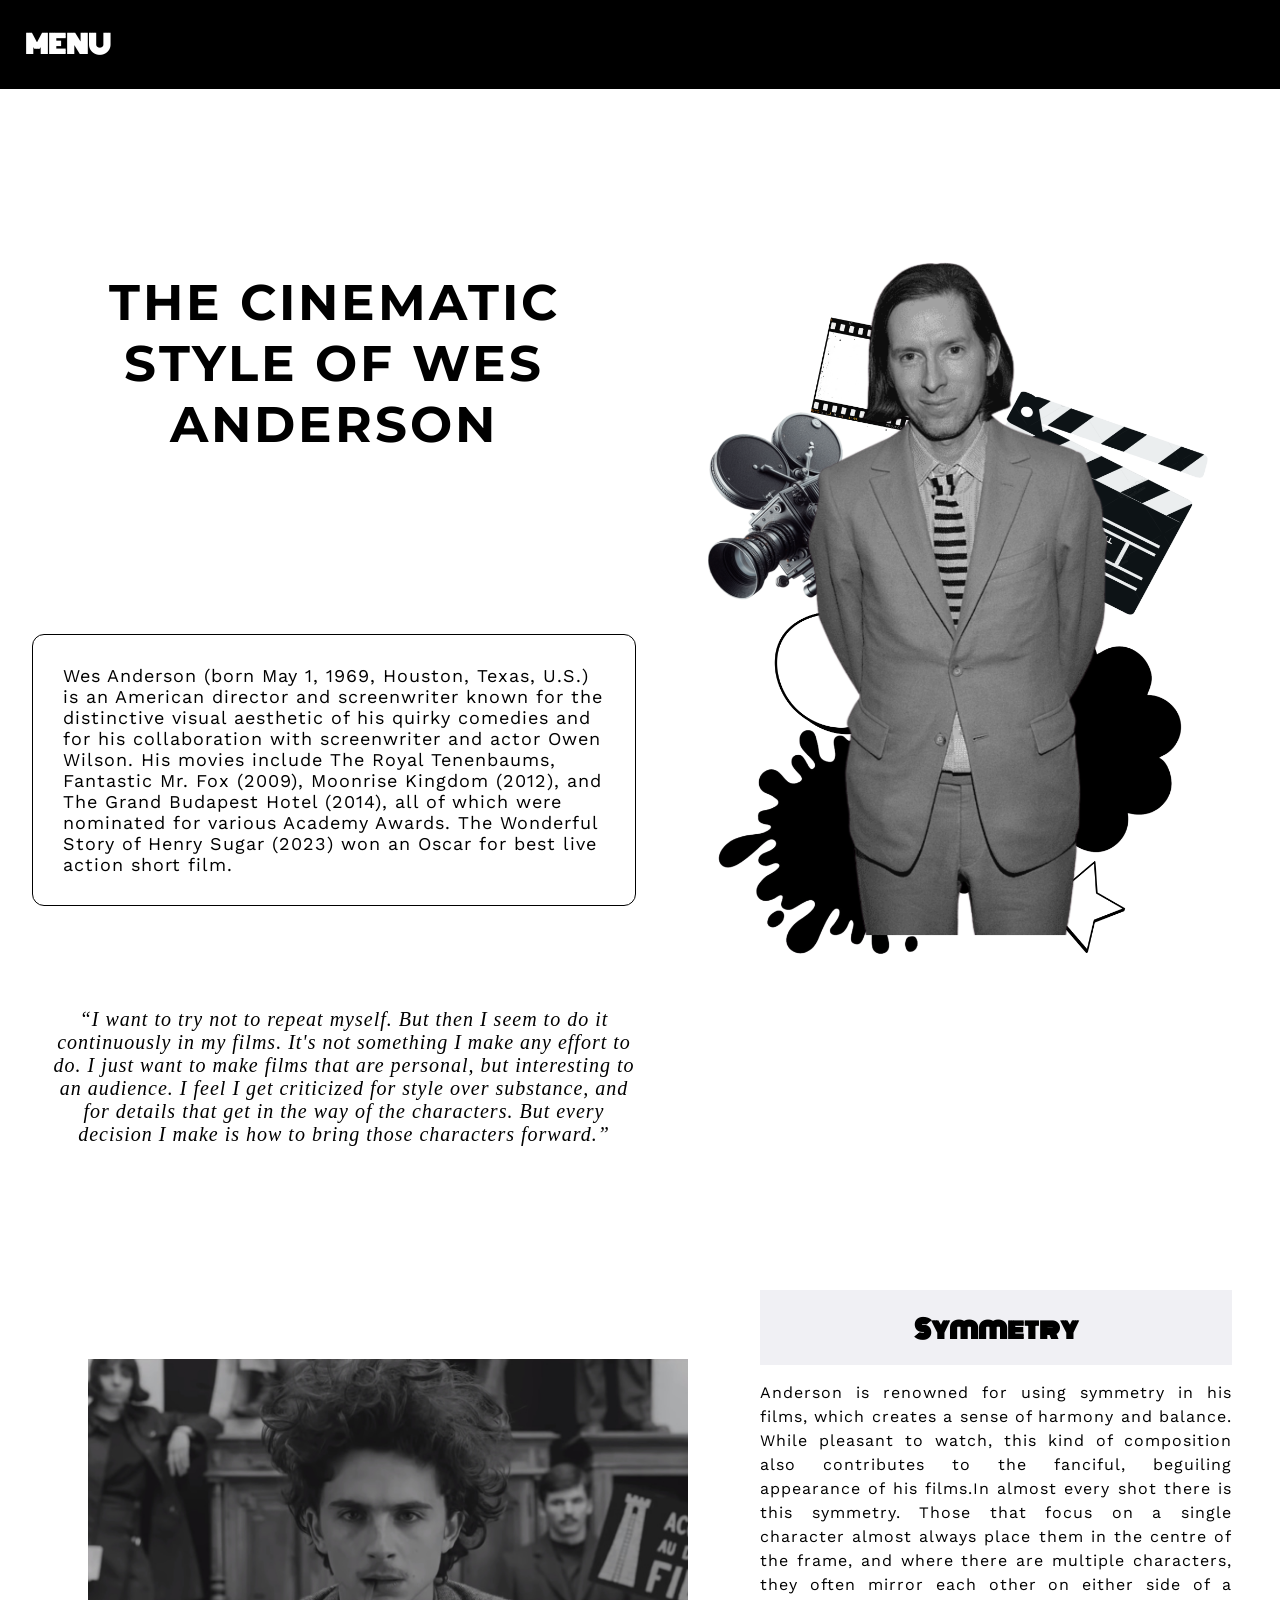
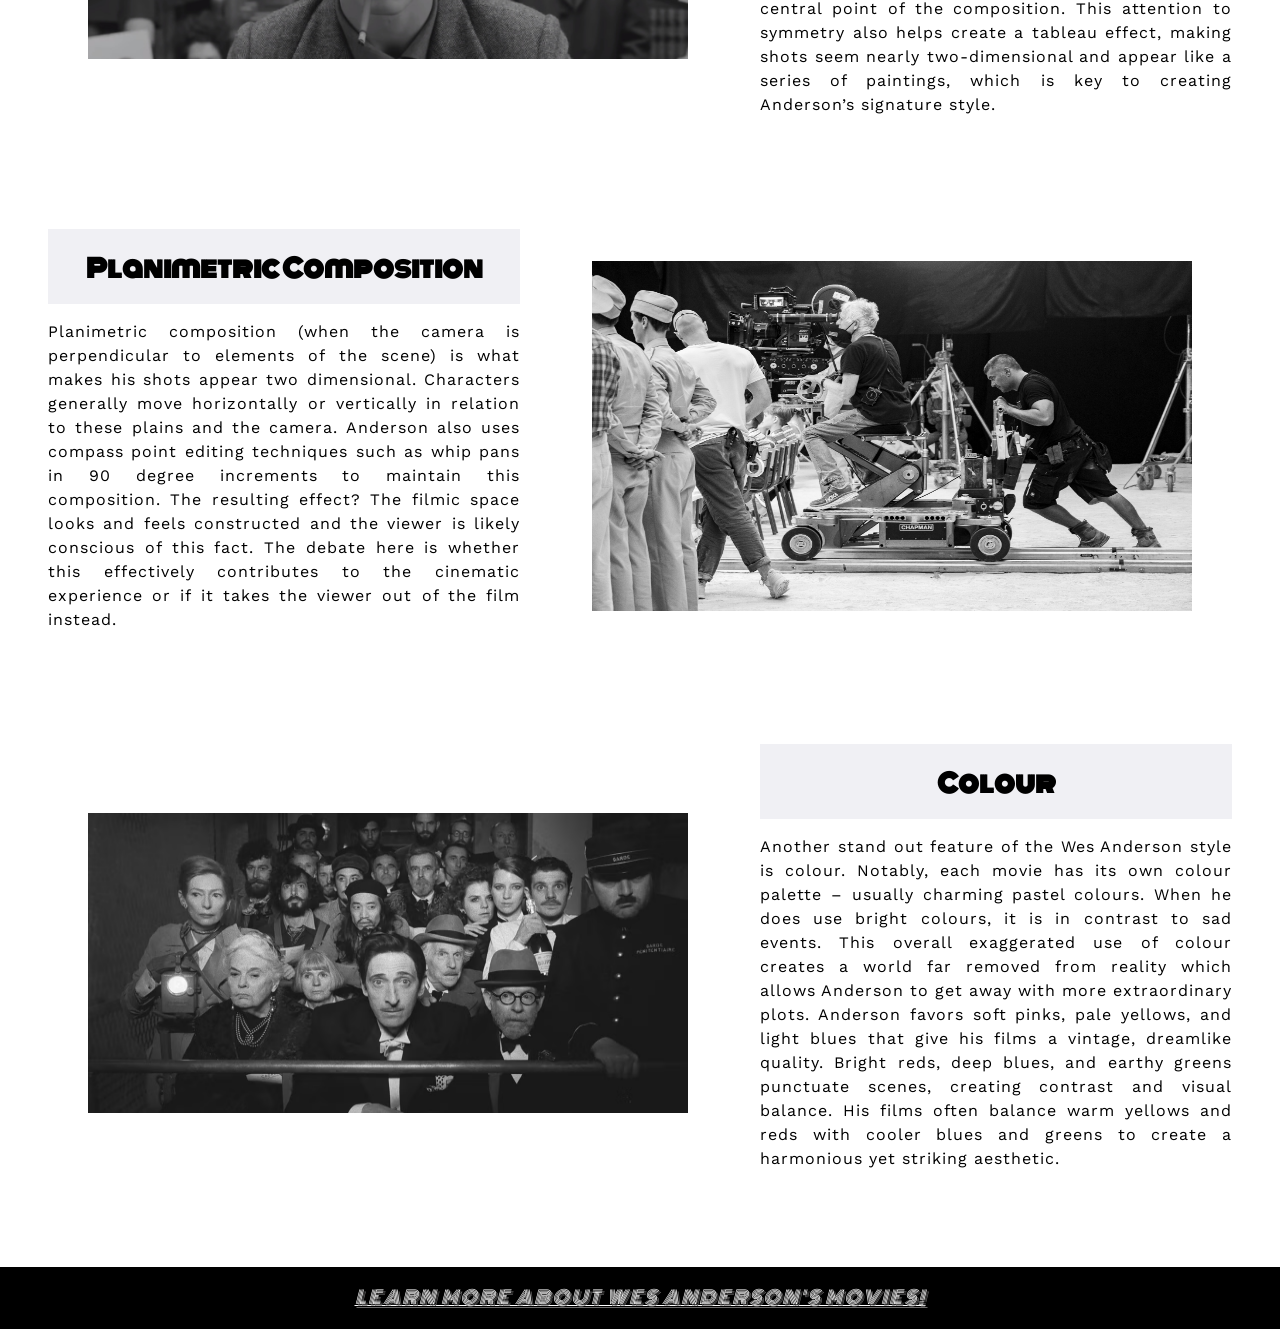
<file: index.html>
<!DOCTYPE html>
<html>
<head>
   <meta charset="UTF-8">
  <meta name="viewport" content="width=device-width, initial-scale=1.0">
   <title>Wes Anderson Cinematography</title>
   <link rel="stylesheet" href="css/index.css" type="text/css">
</head>
<body>
  <header>
    <div class="dropdown">
  <button class="dropbtn"><b>MENU</b></button>
  <div class="dropdown-content">
    <a href="iod.html">Isle of Dogs</a>
    <a href="ac.html">Asteroid City</a>
    <a href="gbh.html">The Grand Budapest Hotel</a>
    <a href="fmf.html">Fantastic Mr. Fox</a>
  </div>
    </div>
  </header>
  <main>
    <h1>The Cinematic Style of Wes Anderson</h1>
    
    <article>Wes Anderson (born May 1, 1969, Houston, Texas, U.S.) is an American director and screenwriter known for the distinctive visual aesthetic of his quirky comedies and for his collaboration with screenwriter and actor Owen Wilson. His movies include The Royal Tenenbaums, Fantastic Mr. Fox (2009), Moonrise Kingdom (2012), and The Grand Budapest Hotel (2014), all of which were nominated for various Academy Awards. The Wonderful Story of Henry Sugar (2023) won an Oscar for best live action short film.</article>
    <aside><q>I want to try not to repeat myself. But then I seem to do it continuously in my films. It's not something I make any effort to do. I just want to make films that are personal, but interesting to an audience. I feel I get criticized for style over substance, and for details that get in the way of the characters. But every decision I make is how to bring those characters forward.</q></aside>
    <section>
           <figure>
    <img src="images/wescollage.png"  width="500" height="720" alt="Wes Anderson portrait">
</figure>
    </section>
      </main>
     <div id="casete">
    <div class="caseta1">
      <figure><img src="images/cine2.jpeg" width="600" height="300" alt="Symmetry"></figure>
      <div id="text1">
        <h2>Symmetry</h2>
      <p>Anderson is renowned for using symmetry in his films, which creates a sense of harmony and balance. While pleasant to watch, this kind of composition also contributes to the fanciful, beguiling appearance of his films.In almost every shot there is this symmetry. Those that focus on a single character almost always place them in the centre of the frame, and where there are multiple characters, they often mirror each other on either side of a central point of the composition. This attention to symmetry also helps create a tableau effect, making shots seem nearly two-dimensional and appear like a series of paintings, which is key to creating Anderson’s signature style.</p>
  </div>
    </div>
    <div class="caseta2">
      <div id="text2"><h2>Planimetric Composition</h2>
      <p>Planimetric composition (when the camera is perpendicular to elements of the scene) is what makes his shots appear two dimensional. Characters generally move horizontally or vertically in relation to these plains and the camera. Anderson also uses compass point editing techniques such as whip pans in 90 degree increments to maintain this composition. The resulting effect? The filmic space looks and feels constructed and the viewer is likely conscious of this fact. The debate here is whether this effectively contributes to the cinematic experience or if it takes the viewer out of the film instead.</p>
      </div>
      <figure><img src="images/cine1.jpg" width="600" height="350" alt="Composition"></figure>
      
    </div>
    <div class="caseta3">
      <figure><img src="images/cine3.jpeg" width="600" height="300" alt="Colour"></figure>
       <div id="text3"><h2>Colour</h2>
      <p>Another stand out feature of the Wes Anderson style is colour. Notably, each movie has its own colour palette – usually charming pastel colours. When he does use bright colours, it is in contrast to sad events. This overall exaggerated use of colour creates a world far removed from reality which allows Anderson to get away with more extraordinary plots. Anderson favors soft pinks, pale yellows, and light blues that give his films a vintage, dreamlike quality. Bright reds, deep blues, and earthy greens punctuate scenes, creating contrast and visual balance. His films often balance warm yellows and reds with cooler blues and greens to create a harmonious yet striking aesthetic.</p>
        </div>
    </div>
  </div>
  <footer><a href="https://youtu.be/NEOvfStFSvM">Learn more about Wes Anderson's movies!</a></footer>
 <div id="form-container" style="display: none;">
        <h2>FEEDBACK</h2>
        <form id="movie-form" action="Cinema" method="post" target="_self">   
                <div class="form-group">
                    <label for="nume">Full name:</label>
                    <!-- input text -->
                    <input type="text" id="nume" name="nume" minlength="3" maxlength="30" required> 
                </div>
                <div class="form-group">
                    <label for="data-nasterii">Birthdate:</label>
                    <!-- input date  -->
                    <input type="date" id="data-nasterii" name="data-nasterii" 
                           min="1950-01-01" max="2025-01-01" required>
                </div>
                <div class="form-group">
                    <label for="rating">Rating</label>
                    <div>
                      <!-- input range -->
                        <input type="range" id="rating-slider" name="rating"
                               min="1" max="10" step="1" required>
                        <output for="rating-slider" id="rating-value">1</output>
                    </div>
                </div>
          

            <fieldset>
                <legend> Contact </legend>

                <div class="form-group">
                    <label for="email">Email:</label>
                    <input type="email" id="email" name="email" required>
                </div>

                <div class="form-group">
                    <label for="telefon">Phone number :</label>
                    <input type="tel" id="telefon" name="telefon"
                            pattern="[0-9]{10}" required>   
                </div>

    
            </fieldset>
                <div class="form-group textarea-group">
                    <label for="alte-detalii">Other mentions:</label>
                    <!-- textare -->
                    <textarea id="alte-detalii" name="alte-detalii" rows="3" maxlength="500" required></textarea>
                </div>


            <button type="submit" id="submit-button">Send feedback</button>

        </form>

        <div id="success-message" style="display: none;">
            <h3>Feedback received successfully! </h3>
        </div>
    </div>

<script src="proiect.js" defer></script>
</body>
</html>
</file>
<file: css/index.css>
@import url('https://fonts.googleapis.com/css2?family=Montserrat:wght@400;700&family=Monoton&display=swap&family=Work+Sans:wght@300;500&display=swap');

body {
  display: grid;
  min-height: 100vh;
  margin: 0;
  grid-template-rows: 1fr 5fr auto 0.3fr;
  grid-template-areas: "header"
			"main"
      "casete"
			"footer";
}
/* grid */
main {
  display:grid;
  grid-template-columns: 3fr 2fr; 
  grid-template-rows: 4fr 3fr 3fr ; 
  grid-template-areas:
    "h1     section"
    "article section"
    "aside   section";
  
  padding: 2em;
gap:2em;}
/* selector prin tag */
h1 { grid-area: h1;
  text-align:center;
  color: black;
   
   font-family: "Montserrat", sans-serif;
  text-transform: uppercase;
  letter-spacing: 3px;
  justify-content:center;
  font-size:50px;
  transform: scale(1.2), rotate(5deg);
  }
article {

  background: white;
   font-family: "Work Sans", sans-serif;
   color:black;
   letter-spacing:1px;
   border: 1px solid black;
   border-radius:12px;
   padding:30px;
   justify-content:center;
   font-size:18px;
     grid-area: article;
  
}
aside {
   background: white;
   font-family: "Garamond", serif;
   color:black;
   letter-spacing:1px;
   padding-top:50px;
   padding-bottom:50px;
   padding-left:20px;
   font-size:20px;
   font-style:italic;
   margin-top:20px;
   grid-area: aside;
   text-align:center;

}
section{ 
  margin: 0;      
  padding: 0;
  grid-area: section;
  align-self: start;
    transition:
    transform 0.5s ease,
    box-shadow 1s ease;
}
section:hover {
  transform:  scale(0.9);
  box-shadow:0 0 10px black;
  filter: brightness(1.05);
}

.dropbtn {
  background-color: black ;
  color: white ;
padding:25px;
  font-size: 25px;
  border: none;
 font-family: "Monoton", cursive;
}
/*menu dropdown*/
.dropdown {
  position: relative;
  display: inline-block;
   width :100%;
   background-color:black ;
}

.dropdown-content {
  display: none;
  position: absolute;
  background-color: #f1f1f1;
   font-family: "Work Sans", sans-serif;
  z-index: 1;
  left:0;
}

.dropdown-content a {
  color: black;
  padding: 12px 16px;
  text-decoration: none;
  display: block;
}

.dropdown-content a:hover {background-color: black;
                          color:white;}
/* selector elementContinut */
.dropdown:hover .dropdown-content {display: block;
animation: bounce 1s ease ;}
@keyframes bounce{
  0%   { transform: translateY(-20px); opacity: 0; }
  50%  { transform: translateY(20px); opacity: 1; }
  70%  { transform: translateY(-20px); }
  100% { transform: translateY(0); }
}

.dropdown:hover .dropbtn {background-color: white  ;
                          color: black;
                          animation:sway 1.5s ease infinite;
                        }
  @keyframes sway {
  0% {
    transform: rotate(0deg);
  }
  33% {
    transform: rotate(-10deg); 
  }
  66% {
    transform: rotate(10deg);  
  }
  100% {
    transform: rotate(0deg);  
  }
}
.dropdown-content a:nth-of-type(odd):hover {
  font-weight: bold;
}
/* selector prin id */
#casete {
  display: grid;
  grid-template-rows: auto auto auto;
  gap: 2em;
  padding: 2em;
  background-color: white;
  margin:0;
  justify-content: center;
}

.caseta1, .caseta3 {
  display:grid;
  grid-template-columns: 1fr 1fr;
  grid-template-areas: "figure"
  "text";
   gap: 2em;
   padding:1em;
  align-items: center;
    transition:
    transform 0.5s ease,
    box-shadow 1.2s ease;
}
.caseta1:hover {
  transform:  scale(1.05);
  box-shadow:0 0 30px black;
}

.caseta3:hover {
  transform:  scale(1.05);
  box-shadow:0 0 30px black;
}

 .caseta2 {
  display:grid;
  grid-template-columns: 1fr 1fr;
  grid-template-areas:  " text"
  " figure";
  gap: 2em;
   padding:1em;
  align-items: center;
  transition:
    transform 0.5s ease,
    box-shadow 1.2s ease;
}
.caseta2:hover {
  transform:  scale(1.05);
  box-shadow:0 0 30px black;
}
#text {
 color: black;
}
h2{grid-area:h2;
background-color:rgb(240, 240, 244);
 
 padding:20px;
  font-size: 25px;
  border: none;
 font-family: "Monoton", cursive;
text-align:center;
margin: 0 0 0.5em 0;
max-height:35px}
p{ grid-area:p;
   background: white;
   font-family: "Work Sans", sans-serif;

   letter-spacing:1px;
   line-height: 1.5;
   text-align:justify;
   font-size:16px;
}
/*flex*/
footer  {
  display:flex;
  background-color: black ;
  padding:0.7em;
  justify-content:center;
}
footer a{
  width:100%;
  color: white;
 padding:5px;
  font-size:18px;
  border: none;
 font-family: "Monoton", cursive;
text-align:center;
text-transform:uppercase;
font-style:italic;
text-shadow: 2px 2px #6d6c6c;
letter-spacing:2px;
background-color: black ;
}
footer a:hover {background-color:white ;
                color:black;
                border: 1px solid black;}

@media (min-width: 400px) and (max-width: 1000px) {
 
header{   margin-bottom: 10rem;}
  .dropbtn {
    width: 100%;    
    font-size: 1.2rem; 
    padding: 1rem;
  }

  .dropdown-content {
    width: 100%;       
  }

  main {
    display: flex;
    flex-direction: column;
     gap: 0.5rem;
  padding: 0.5rem;
   align-items: center;
  }
  main h1{font-size:1.5rem;
  margin-bottom:2rem;
}
  main article{font-size:0.9rem;
     max-width: 90%;
}
     main aside{font-size:1rem;
max-width: 90%;}
main section {
  display: flex;
  justify-content: center; 
  align-items: center; 
  width: 100%;
}
main figure{display:flex;
  justify-content: center; 
}

main figure img {
  display: block; 
  max-width: 80%;
  height: auto;
}
  

  
  .caseta1 h2, .caseta2 h2, .caseta3 h2 {
    font-size: 20px;
  }
  
  #casete {
    display: flex;
    flex-direction: column;
    gap: 1rem;
    padding: 1rem;
    font-size: 1rem;
    width: 100%;
  }
 .caseta1, .caseta2, .caseta3 {
  display: flex;
  flex-direction: column;
  text-align: center;
  justify-content: center; 
}
   .caseta1 #text1, .caseta2 #text2, .caseta3 #text3 {order: 1;
    max-width:90%;}
  .caseta1 img, .caseta2 img, .caseta3 img {
    max-width: 90%;
    height: auto;
  
  }
  }

#form-container {
    background: white;
    padding: 35px;
    border-radius: 10px;
    box-shadow: 0 2px 15px rgba(0, 0, 0, 0.1);
    border: 1px solid #ddd;
    font-size:20px;
}

.form-group {
    margin-bottom: 20px;
}

.form-group label {
    display: block;
    margin-bottom: 8px;
    font-weight: bold;
    color: #000000;
    font-size: 18px;
}
h3{
  text-align:center;
  font-size:30px;
}
</file>
